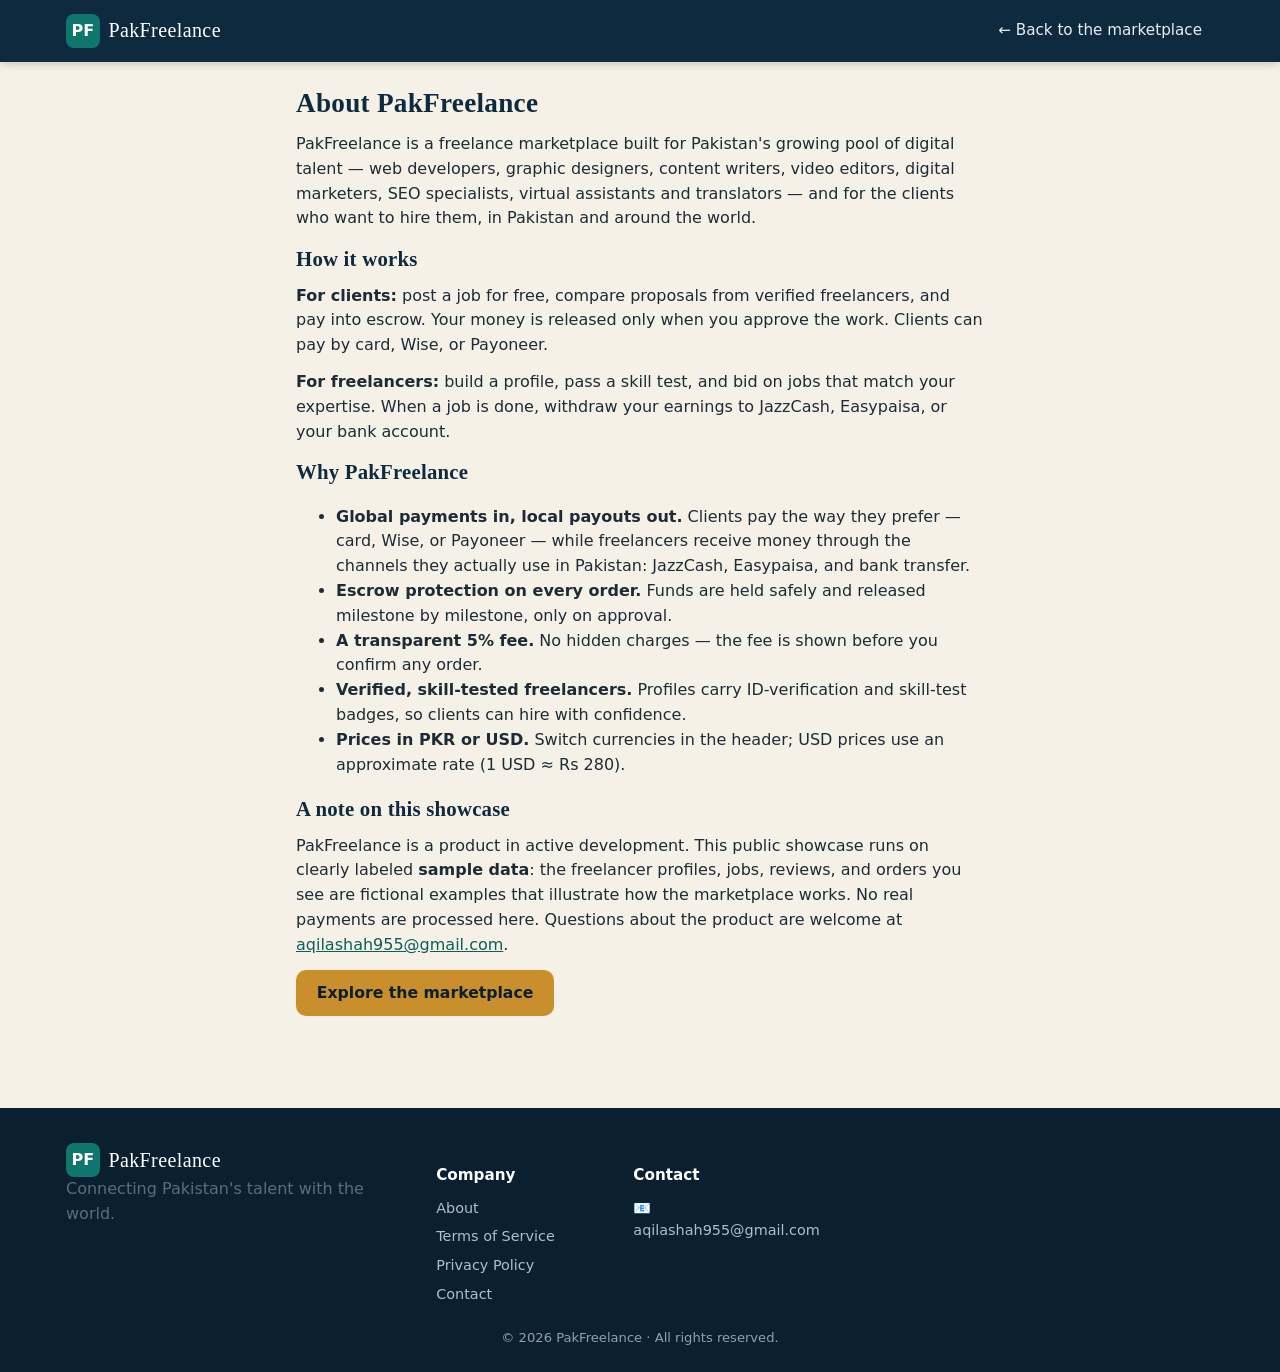
<file: about.html>
<!DOCTYPE html>
<html lang="en">
<head>
<meta charset="UTF-8">
<meta name="viewport" content="width=device-width, initial-scale=1.0">
<title>About PakFreelance — Pakistan's Freelance Marketplace</title>
<meta name="description" content="About PakFreelance: a freelance marketplace connecting vetted Pakistani freelancers with clients worldwide. Clients pay by card, Wise or Payoneer; freelancers withdraw via JazzCash, Easypaisa or bank.">
<link rel="stylesheet" href="styles.css">
</head>
<body>
<header class="site-header">
  <div class="header-inner">
    <a class="brand" href="index.html">
      <span class="brand-mark">PF</span>
      <span class="brand-name">PakFreelance</span>
    </a>
    <nav class="main-nav" aria-label="Main navigation">
      <a href="index.html" class="nav-link">← Back to the marketplace</a>
    </nav>
  </div>
</header>

<main class="container narrow">
  <h1>About PakFreelance</h1>
  <p>PakFreelance is a freelance marketplace built for Pakistan's growing pool of digital talent — web developers, graphic designers, content writers, video editors, digital marketers, SEO specialists, virtual assistants and translators — and for the clients who want to hire them, in Pakistan and around the world.</p>

  <h2>How it works</h2>
  <p><strong>For clients:</strong> post a job for free, compare proposals from verified freelancers, and pay into escrow. Your money is released only when you approve the work. Clients can pay by card, Wise, or Payoneer.</p>
  <p><strong>For freelancers:</strong> build a profile, pass a skill test, and bid on jobs that match your expertise. When a job is done, withdraw your earnings to JazzCash, Easypaisa, or your bank account.</p>

  <h2>Why PakFreelance</h2>
  <ul>
    <li><strong>Global payments in, local payouts out.</strong> Clients pay the way they prefer — card, Wise, or Payoneer — while freelancers receive money through the channels they actually use in Pakistan: JazzCash, Easypaisa, and bank transfer.</li>
    <li><strong>Escrow protection on every order.</strong> Funds are held safely and released milestone by milestone, only on approval.</li>
    <li><strong>A transparent 5% fee.</strong> No hidden charges — the fee is shown before you confirm any order.</li>
    <li><strong>Verified, skill-tested freelancers.</strong> Profiles carry ID-verification and skill-test badges, so clients can hire with confidence.</li>
    <li><strong>Prices in PKR or USD.</strong> Switch currencies in the header; USD prices use an approximate rate (1 USD ≈ Rs 280).</li>
  </ul>

  <h2>A note on this showcase</h2>
  <p>PakFreelance is a product in active development. This public showcase runs on clearly labeled <strong>sample data</strong>: the freelancer profiles, jobs, reviews, and orders you see are fictional examples that illustrate how the marketplace works. No real payments are processed here. Questions about the product are welcome at <a href="mailto:aqilashah955@gmail.com">aqilashah955@gmail.com</a>.</p>

  <p><a class="btn btn-accent" href="index.html">Explore the marketplace</a></p>
</main>

<footer class="site-footer">
  <div class="container footer-grid">
    <div>
      <div class="brand"><span class="brand-mark">PF</span><span class="brand-name">PakFreelance</span></div>
      <p class="muted">Connecting Pakistan's talent with the world.</p>
    </div>
    <div>
      <h4>Company</h4>
      <a href="about.html">About</a>
      <a href="terms.html">Terms of Service</a>
      <a href="privacy.html">Privacy Policy</a>
      <a href="contact.html">Contact</a>
    </div>
    <div>
      <h4>Contact</h4>
      <a href="mailto:aqilashah955@gmail.com">📧 aqilashah955@gmail.com</a>
    </div>
  </div>
  <p class="footer-note">© 2026 PakFreelance · All rights reserved.</p>
</footer>
</body>
</html>
</file>
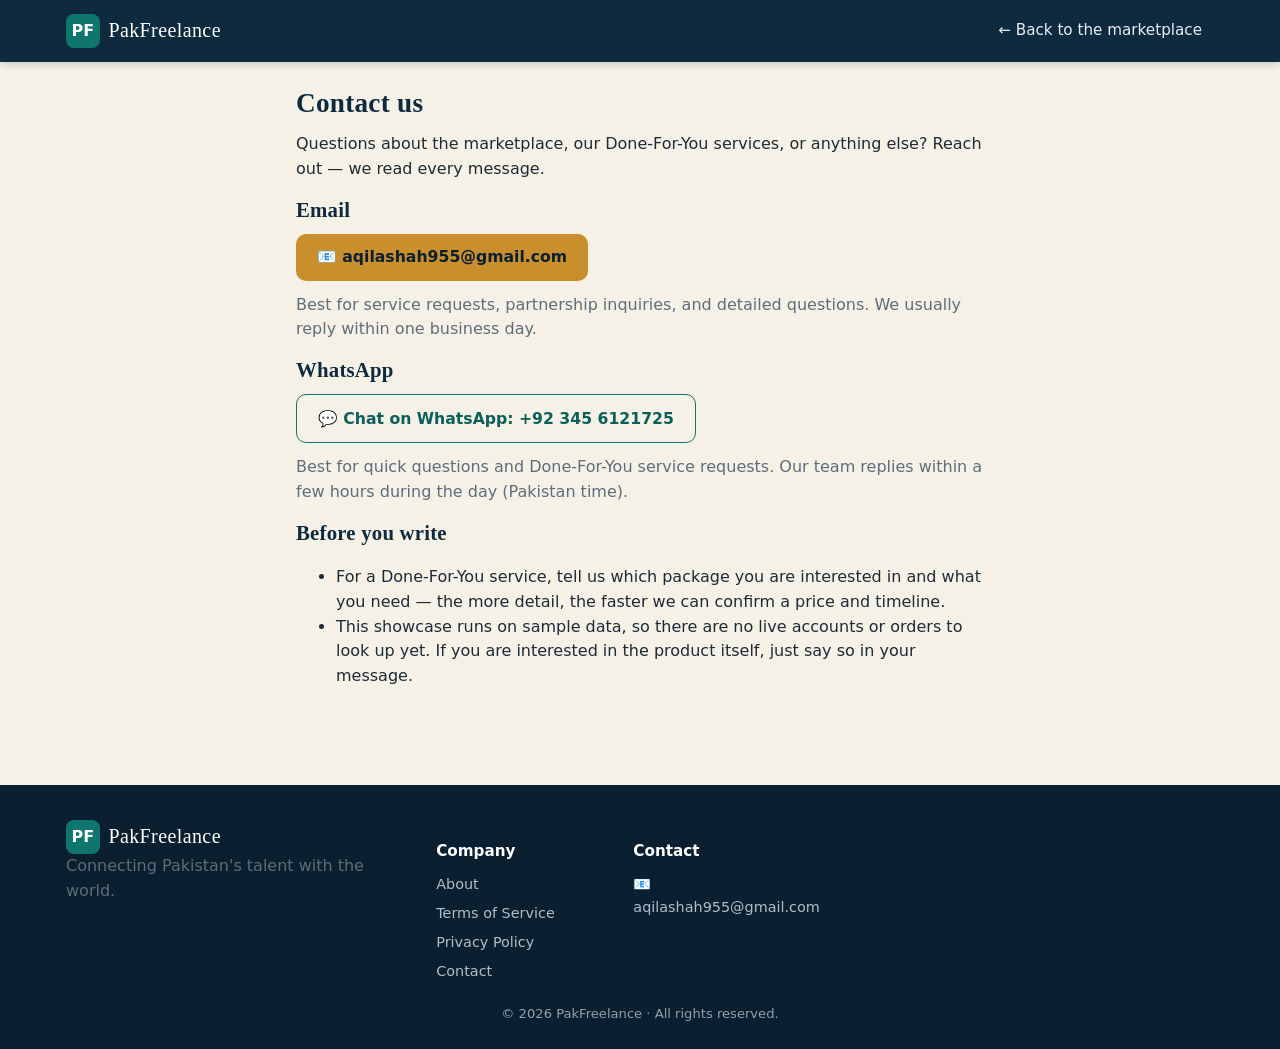
<file: contact.html>
<!DOCTYPE html>
<html lang="en">
<head>
<meta charset="UTF-8">
<meta name="viewport" content="width=device-width, initial-scale=1.0">
<title>Contact PakFreelance</title>
<meta name="description" content="Contact the PakFreelance team by email or WhatsApp — questions about the marketplace, Done-For-You services, and partnerships.">
<link rel="stylesheet" href="styles.css">
</head>
<body>
<header class="site-header">
  <div class="header-inner">
    <a class="brand" href="index.html">
      <span class="brand-mark">PF</span>
      <span class="brand-name">PakFreelance</span>
    </a>
    <nav class="main-nav" aria-label="Main navigation">
      <a href="index.html" class="nav-link">← Back to the marketplace</a>
    </nav>
  </div>
</header>

<main class="container narrow">
  <h1>Contact us</h1>
  <p>Questions about the marketplace, our Done-For-You services, or anything else? Reach out — we read every message.</p>

  <h2>Email</h2>
  <p><a class="btn btn-accent" href="mailto:aqilashah955@gmail.com">📧 aqilashah955@gmail.com</a></p>
  <p class="muted">Best for service requests, partnership inquiries, and detailed questions. We usually reply within one business day.</p>

  <h2>WhatsApp</h2>
  <p><a class="btn btn-outline" href="https://wa.me/923456121725" target="_blank" rel="noopener">💬 Chat on WhatsApp: +92 345 6121725</a></p>
  <p class="muted">Best for quick questions and Done-For-You service requests. Our team replies within a few hours during the day (Pakistan time).</p>

  <h2>Before you write</h2>
  <ul>
    <li>For a Done-For-You service, tell us which package you are interested in and what you need — the more detail, the faster we can confirm a price and timeline.</li>
    <li>This showcase runs on sample data, so there are no live accounts or orders to look up yet. If you are interested in the product itself, just say so in your message.</li>
  </ul>
</main>

<footer class="site-footer">
  <div class="container footer-grid">
    <div>
      <div class="brand"><span class="brand-mark">PF</span><span class="brand-name">PakFreelance</span></div>
      <p class="muted">Connecting Pakistan's talent with the world.</p>
    </div>
    <div>
      <h4>Company</h4>
      <a href="about.html">About</a>
      <a href="terms.html">Terms of Service</a>
      <a href="privacy.html">Privacy Policy</a>
      <a href="contact.html">Contact</a>
    </div>
    <div>
      <h4>Contact</h4>
      <a href="mailto:aqilashah955@gmail.com">📧 aqilashah955@gmail.com</a>
    </div>
  </div>
  <p class="footer-note">© 2026 PakFreelance · All rights reserved.</p>
</footer>
</body>
</html>
</file>
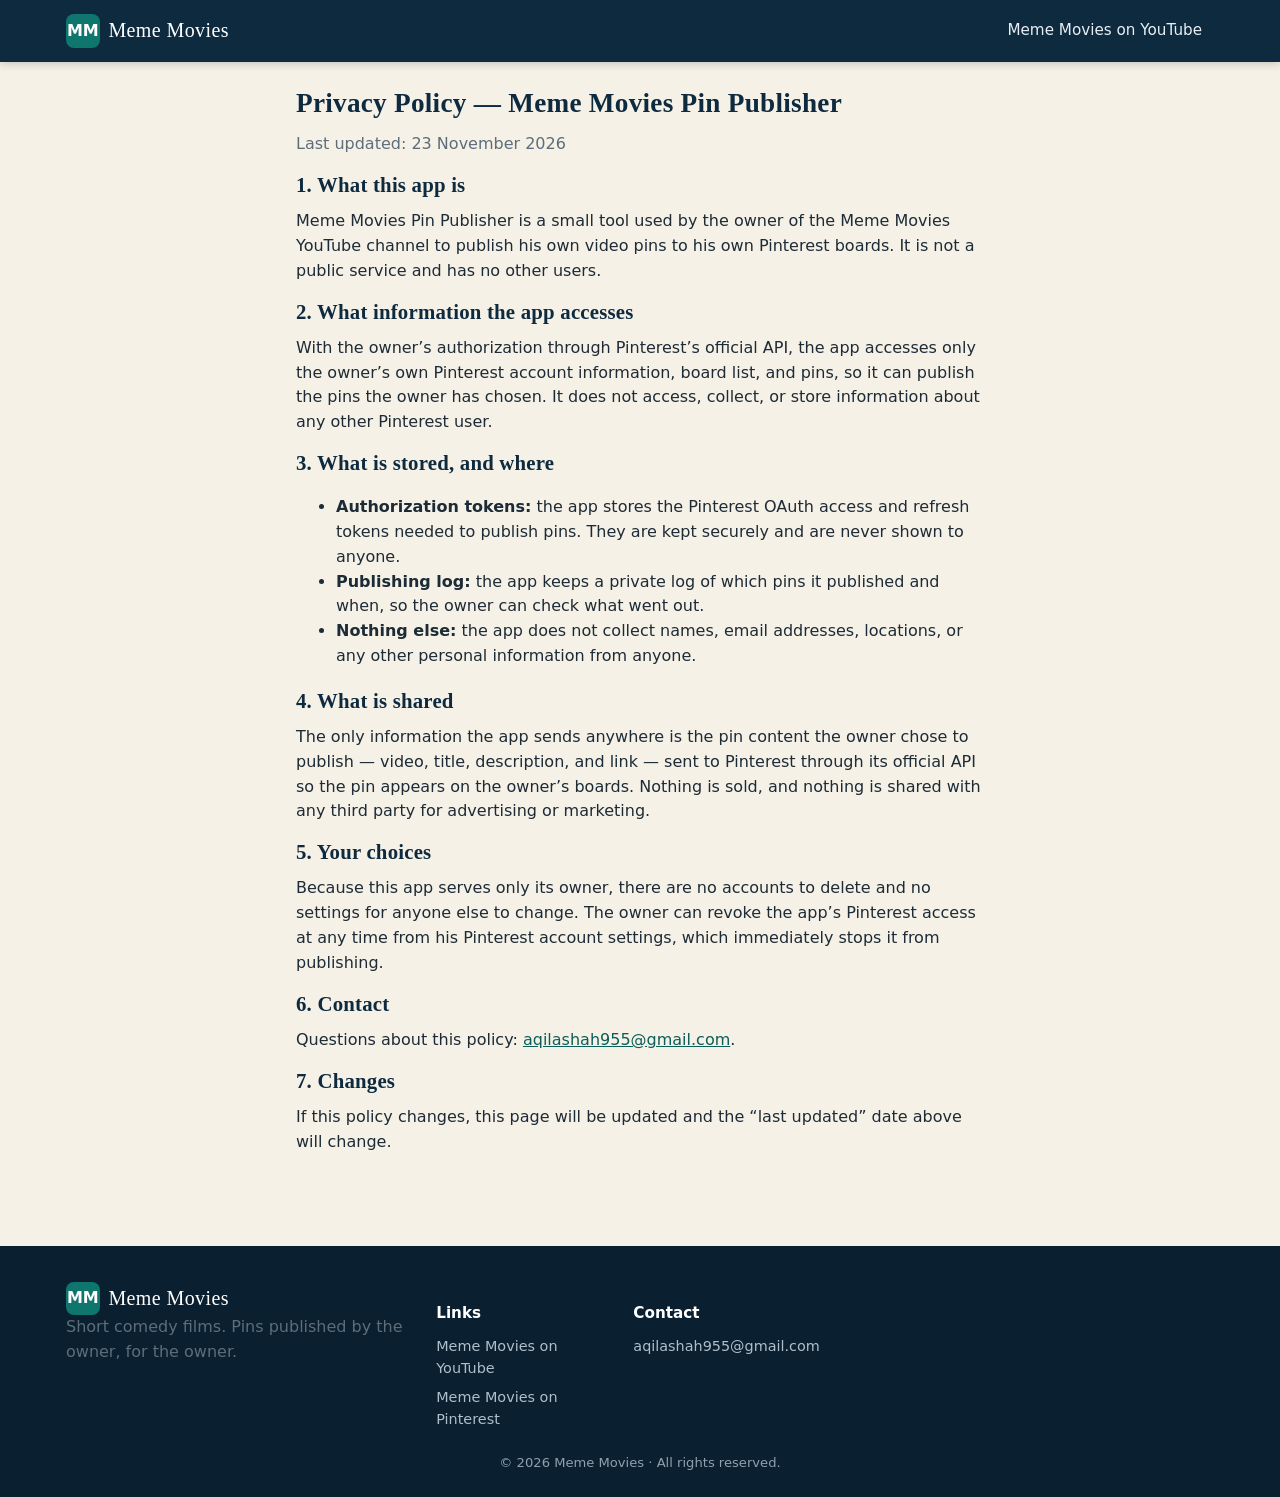
<file: meme-movies-privacy.html>
<!DOCTYPE html>
<html lang="en">
<head>
<meta charset="UTF-8">
<meta name="viewport" content="width=device-width, initial-scale=1.0">
<title>Privacy Policy — Meme Movies Pin Publisher</title>
<meta name="description" content="How the Meme Movies Pin Publisher app handles information when publishing the owner’s own video pins to Pinterest.">
<link rel="stylesheet" href="styles.css">
</head>
<body>
<header class="site-header">
  <div class="header-inner">
    <a class="brand" href="index.html">
      <span class="brand-mark">MM</span>
      <span class="brand-name">Meme Movies</span>
    </a>
    <nav class="main-nav" aria-label="Main navigation">
      <a href="https://www.youtube.com/@MemeMoviesHQ" class="nav-link">Meme Movies on YouTube</a>
    </nav>
  </div>
</header>

<main class="container narrow">
  <h1>Privacy Policy — Meme Movies Pin Publisher</h1>
  <p class="muted">Last updated: 23 November 2026</p>

  <h2>1. What this app is</h2>
  <p>Meme Movies Pin Publisher is a small tool used by the owner of the Meme Movies YouTube channel to publish his own video pins to his own Pinterest boards. It is not a public service and has no other users.</p>

  <h2>2. What information the app accesses</h2>
  <p>With the owner’s authorization through Pinterest’s official API, the app accesses only the owner’s own Pinterest account information, board list, and pins, so it can publish the pins the owner has chosen. It does not access, collect, or store information about any other Pinterest user.</p>

  <h2>3. What is stored, and where</h2>
  <ul>
    <li><strong>Authorization tokens:</strong> the app stores the Pinterest OAuth access and refresh tokens needed to publish pins. They are kept securely and are never shown to anyone.</li>
    <li><strong>Publishing log:</strong> the app keeps a private log of which pins it published and when, so the owner can check what went out.</li>
    <li><strong>Nothing else:</strong> the app does not collect names, email addresses, locations, or any other personal information from anyone.</li>
  </ul>

  <h2>4. What is shared</h2>
  <p>The only information the app sends anywhere is the pin content the owner chose to publish — video, title, description, and link — sent to Pinterest through its official API so the pin appears on the owner’s boards. Nothing is sold, and nothing is shared with any third party for advertising or marketing.</p>

  <h2>5. Your choices</h2>
  <p>Because this app serves only its owner, there are no accounts to delete and no settings for anyone else to change. The owner can revoke the app’s Pinterest access at any time from his Pinterest account settings, which immediately stops it from publishing.</p>

  <h2>6. Contact</h2>
  <p>Questions about this policy: <a href="mailto:aqilashah955@gmail.com">aqilashah955@gmail.com</a>.</p>

  <h2>7. Changes</h2>
  <p>If this policy changes, this page will be updated and the “last updated” date above will change.</p>
</main>

<footer class="site-footer">
  <div class="container footer-grid">
    <div>
      <div class="brand"><span class="brand-mark">MM</span><span class="brand-name">Meme Movies</span></div>
      <p class="muted">Short comedy films. Pins published by the owner, for the owner.</p>
    </div>
    <div>
      <h4>Links</h4>
      <a href="https://www.youtube.com/@MemeMoviesHQ">Meme Movies on YouTube</a>
      <a href="https://www.pinterest.com/syednizarali/">Meme Movies on Pinterest</a>
    </div>
    <div>
      <h4>Contact</h4>
      <a href="mailto:aqilashah955@gmail.com">aqilashah955@gmail.com</a>
    </div>
  </div>
  <p class="footer-note">© 2026 Meme Movies · All rights reserved.</p>
</footer>
</body>
</html>
</file>
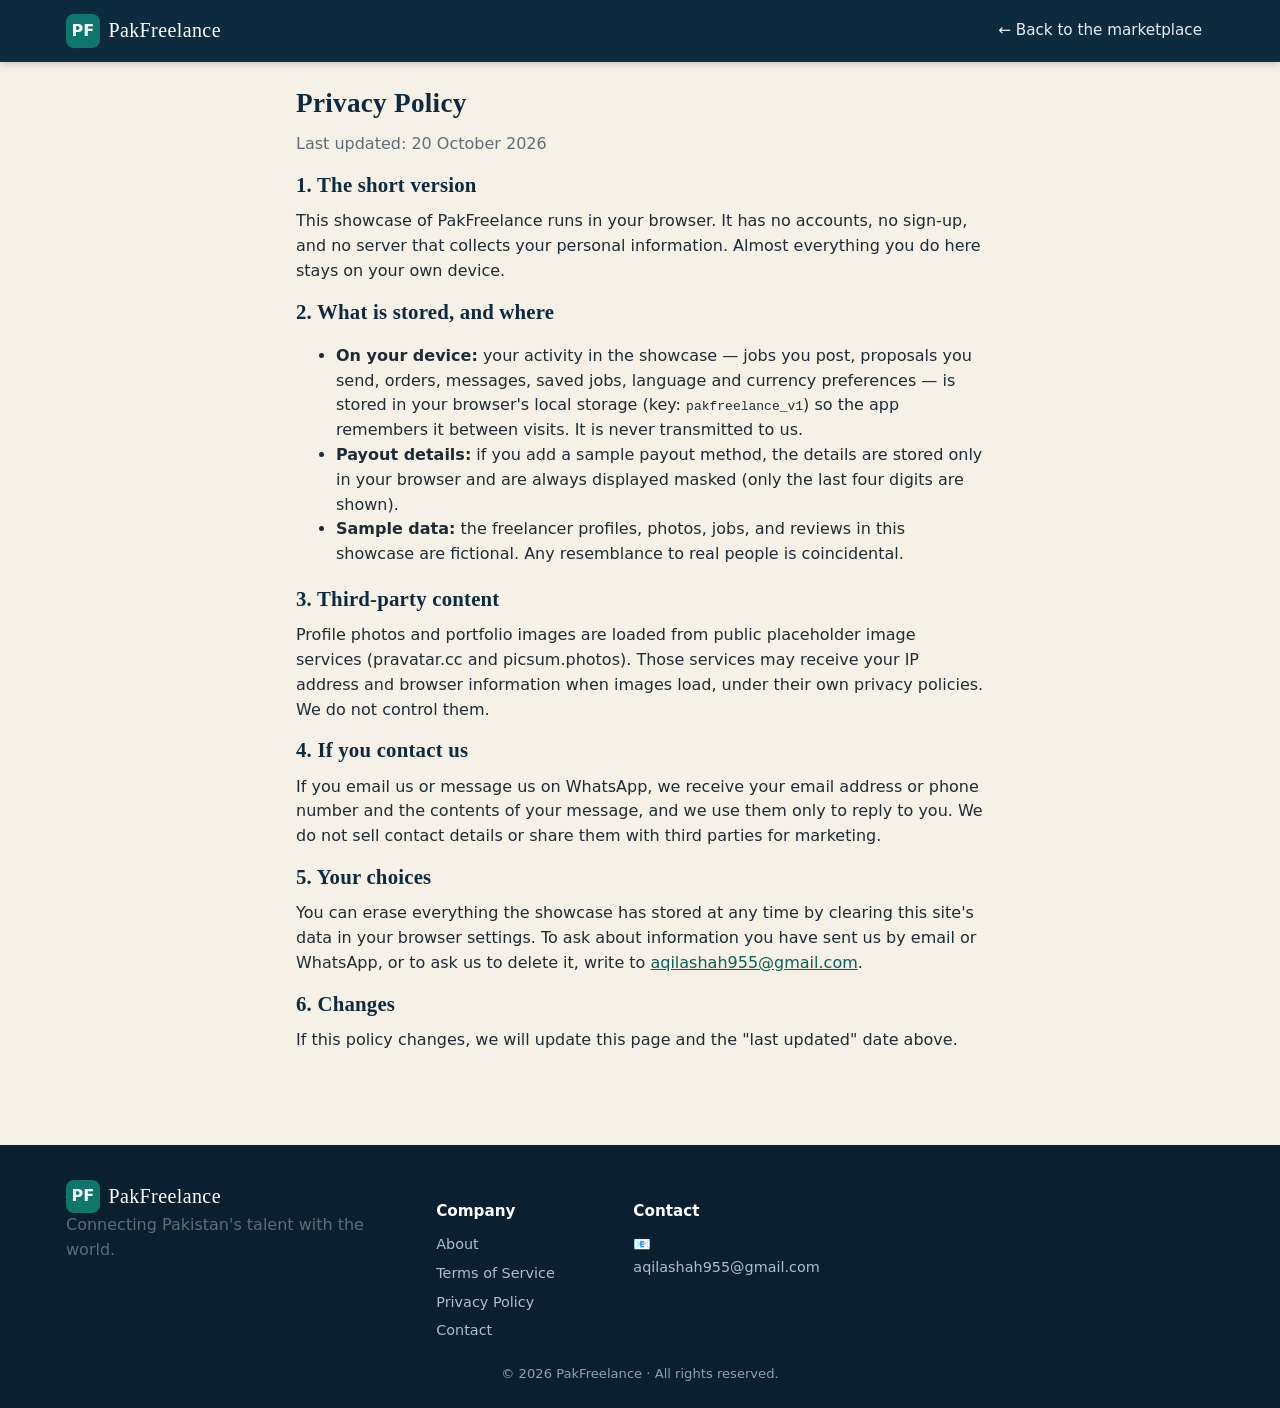
<file: privacy.html>
<!DOCTYPE html>
<html lang="en">
<head>
<meta charset="UTF-8">
<meta name="viewport" content="width=device-width, initial-scale=1.0">
<title>Privacy Policy — PakFreelance</title>
<meta name="description" content="How PakFreelance handles your information: local browser storage in this showcase, masked payout details, and your choices.">
<link rel="stylesheet" href="styles.css">
</head>
<body>
<header class="site-header">
  <div class="header-inner">
    <a class="brand" href="index.html">
      <span class="brand-mark">PF</span>
      <span class="brand-name">PakFreelance</span>
    </a>
    <nav class="main-nav" aria-label="Main navigation">
      <a href="index.html" class="nav-link">← Back to the marketplace</a>
    </nav>
  </div>
</header>

<main class="container narrow">
  <h1>Privacy Policy</h1>
  <p class="muted">Last updated: 20 October 2026</p>

  <h2>1. The short version</h2>
  <p>This showcase of PakFreelance runs in your browser. It has no accounts, no sign-up, and no server that collects your personal information. Almost everything you do here stays on your own device.</p>

  <h2>2. What is stored, and where</h2>
  <ul>
    <li><strong>On your device:</strong> your activity in the showcase — jobs you post, proposals you send, orders, messages, saved jobs, language and currency preferences — is stored in your browser's local storage (key: <code>pakfreelance_v1</code>) so the app remembers it between visits. It is never transmitted to us.</li>
    <li><strong>Payout details:</strong> if you add a sample payout method, the details are stored only in your browser and are always displayed masked (only the last four digits are shown).</li>
    <li><strong>Sample data:</strong> the freelancer profiles, photos, jobs, and reviews in this showcase are fictional. Any resemblance to real people is coincidental.</li>
  </ul>

  <h2>3. Third-party content</h2>
  <p>Profile photos and portfolio images are loaded from public placeholder image services (pravatar.cc and picsum.photos). Those services may receive your IP address and browser information when images load, under their own privacy policies. We do not control them.</p>

  <h2>4. If you contact us</h2>
  <p>If you email us or message us on WhatsApp, we receive your email address or phone number and the contents of your message, and we use them only to reply to you. We do not sell contact details or share them with third parties for marketing.</p>

  <h2>5. Your choices</h2>
  <p>You can erase everything the showcase has stored at any time by clearing this site's data in your browser settings. To ask about information you have sent us by email or WhatsApp, or to ask us to delete it, write to <a href="mailto:aqilashah955@gmail.com">aqilashah955@gmail.com</a>.</p>

  <h2>6. Changes</h2>
  <p>If this policy changes, we will update this page and the "last updated" date above.</p>
</main>

<footer class="site-footer">
  <div class="container footer-grid">
    <div>
      <div class="brand"><span class="brand-mark">PF</span><span class="brand-name">PakFreelance</span></div>
      <p class="muted">Connecting Pakistan's talent with the world.</p>
    </div>
    <div>
      <h4>Company</h4>
      <a href="about.html">About</a>
      <a href="terms.html">Terms of Service</a>
      <a href="privacy.html">Privacy Policy</a>
      <a href="contact.html">Contact</a>
    </div>
    <div>
      <h4>Contact</h4>
      <a href="mailto:aqilashah955@gmail.com">📧 aqilashah955@gmail.com</a>
    </div>
  </div>
  <p class="footer-note">© 2026 PakFreelance · All rights reserved.</p>
</footer>
</body>
</html>
</file>
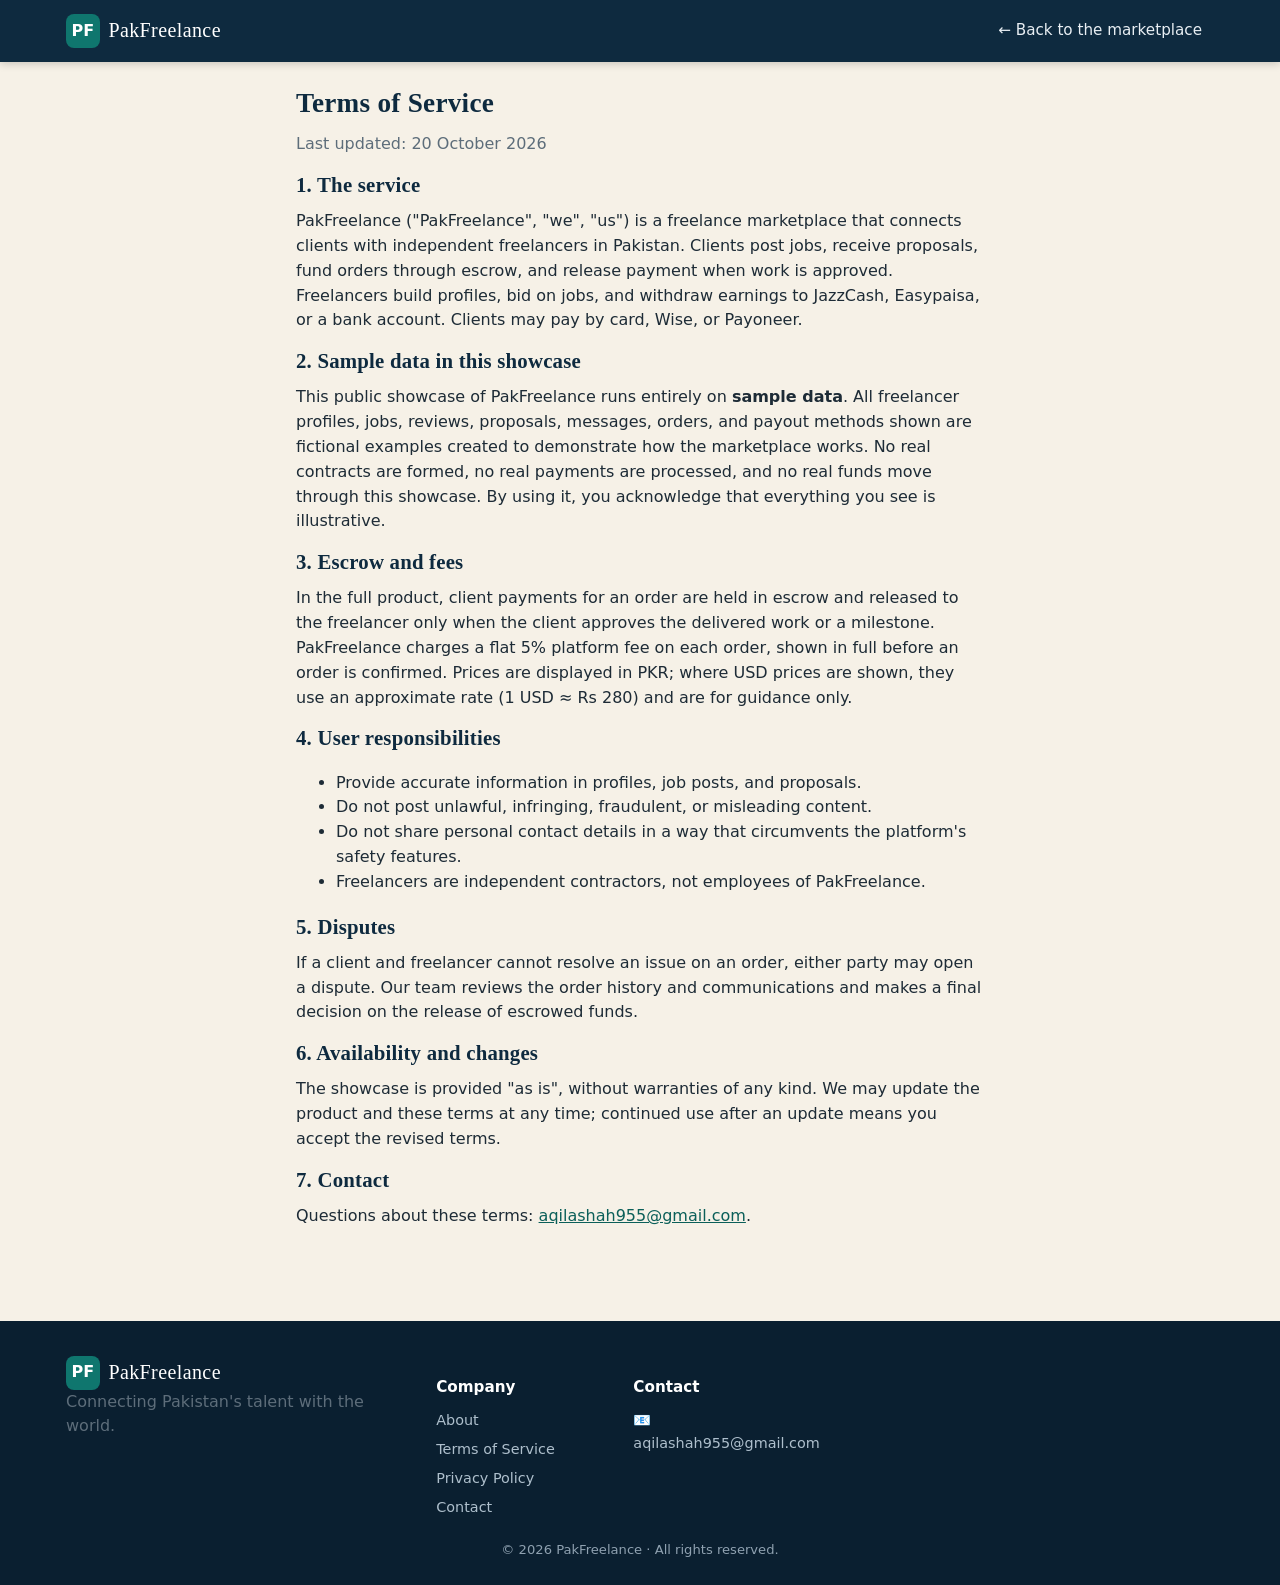
<file: terms.html>
<!DOCTYPE html>
<html lang="en">
<head>
<meta charset="UTF-8">
<meta name="viewport" content="width=device-width, initial-scale=1.0">
<title>Terms of Service — PakFreelance</title>
<meta name="description" content="The terms that govern use of PakFreelance, Pakistan's freelance marketplace: escrow, fees, user responsibilities, and the sample-data showcase.">
<link rel="stylesheet" href="styles.css">
</head>
<body>
<header class="site-header">
  <div class="header-inner">
    <a class="brand" href="index.html">
      <span class="brand-mark">PF</span>
      <span class="brand-name">PakFreelance</span>
    </a>
    <nav class="main-nav" aria-label="Main navigation">
      <a href="index.html" class="nav-link">← Back to the marketplace</a>
    </nav>
  </div>
</header>

<main class="container narrow">
  <h1>Terms of Service</h1>
  <p class="muted">Last updated: 20 October 2026</p>

  <h2>1. The service</h2>
  <p>PakFreelance ("PakFreelance", "we", "us") is a freelance marketplace that connects clients with independent freelancers in Pakistan. Clients post jobs, receive proposals, fund orders through escrow, and release payment when work is approved. Freelancers build profiles, bid on jobs, and withdraw earnings to JazzCash, Easypaisa, or a bank account. Clients may pay by card, Wise, or Payoneer.</p>

  <h2>2. Sample data in this showcase</h2>
  <p>This public showcase of PakFreelance runs entirely on <strong>sample data</strong>. All freelancer profiles, jobs, reviews, proposals, messages, orders, and payout methods shown are fictional examples created to demonstrate how the marketplace works. No real contracts are formed, no real payments are processed, and no real funds move through this showcase. By using it, you acknowledge that everything you see is illustrative.</p>

  <h2>3. Escrow and fees</h2>
  <p>In the full product, client payments for an order are held in escrow and released to the freelancer only when the client approves the delivered work or a milestone. PakFreelance charges a flat 5% platform fee on each order, shown in full before an order is confirmed. Prices are displayed in PKR; where USD prices are shown, they use an approximate rate (1 USD ≈ Rs 280) and are for guidance only.</p>

  <h2>4. User responsibilities</h2>
  <ul>
    <li>Provide accurate information in profiles, job posts, and proposals.</li>
    <li>Do not post unlawful, infringing, fraudulent, or misleading content.</li>
    <li>Do not share personal contact details in a way that circumvents the platform's safety features.</li>
    <li>Freelancers are independent contractors, not employees of PakFreelance.</li>
  </ul>

  <h2>5. Disputes</h2>
  <p>If a client and freelancer cannot resolve an issue on an order, either party may open a dispute. Our team reviews the order history and communications and makes a final decision on the release of escrowed funds.</p>

  <h2>6. Availability and changes</h2>
  <p>The showcase is provided "as is", without warranties of any kind. We may update the product and these terms at any time; continued use after an update means you accept the revised terms.</p>

  <h2>7. Contact</h2>
  <p>Questions about these terms: <a href="mailto:aqilashah955@gmail.com">aqilashah955@gmail.com</a>.</p>
</main>

<footer class="site-footer">
  <div class="container footer-grid">
    <div>
      <div class="brand"><span class="brand-mark">PF</span><span class="brand-name">PakFreelance</span></div>
      <p class="muted">Connecting Pakistan's talent with the world.</p>
    </div>
    <div>
      <h4>Company</h4>
      <a href="about.html">About</a>
      <a href="terms.html">Terms of Service</a>
      <a href="privacy.html">Privacy Policy</a>
      <a href="contact.html">Contact</a>
    </div>
    <div>
      <h4>Contact</h4>
      <a href="mailto:aqilashah955@gmail.com">📧 aqilashah955@gmail.com</a>
    </div>
  </div>
  <p class="footer-note">© 2026 PakFreelance · All rights reserved.</p>
</footer>
</body>
</html>
</file>
<file: styles.css>
/* PakFreelance — professional marketplace theme
   Palette: deep navy + teal + warm sand. Deliberately NOT a Fiverr-style look. */

:root {
  --navy: #0e2a3f;
  --navy-deep: #0a1f30;
  --teal: #0f766e;
  --teal-dark: #0b5f59;
  --sand: #f6f1e7;
  --sand-deep: #ece4d2;
  --gold: #c98f2d;
  --ink: #1d2b36;
  --muted: #5d6d7a;
  --line: #e2dccb;
  --card: #ffffff;
  --good: #1a7f4b;
  --warn: #b7791f;
  --bad: #b3402e;
  --radius: 12px;
  --shadow: 0 2px 10px rgba(14, 42, 63, 0.08);
  --font: "Segoe UI", system-ui, -apple-system, Roboto, "Helvetica Neue", Arial, sans-serif;
  --font-head: Georgia, "Times New Roman", serif;
}

* { box-sizing: border-box; }
html { scroll-behavior: smooth; }
body {
  margin: 0;
  font-family: var(--font);
  color: var(--ink);
  background: var(--sand);
  line-height: 1.55;
}
h1, h2, h3 { font-family: var(--font-head); color: var(--navy); margin: 0 0 0.5rem; letter-spacing: 0.01em; }
h1 { font-size: 1.7rem; }
h2 { font-size: 1.3rem; }
p { margin: 0 0 0.75rem; }
a { color: var(--teal-dark); }
img { max-width: 100%; display: block; }
.muted { color: var(--muted); }

/* ---------- Header ---------- */
.site-header {
  background: var(--navy);
  color: #fff;
  position: sticky;
  top: 0;
  z-index: 50;
  box-shadow: 0 2px 8px rgba(0,0,0,0.18);
}
.header-inner {
  max-width: 1180px;
  margin: 0 auto;
  padding: 0.7rem 1rem;
  display: flex;
  align-items: center;
  gap: 1rem;
}
.brand { display: flex; align-items: center; gap: 0.55rem; text-decoration: none; color: #fff; }
.brand-mark {
  background: var(--teal);
  color: #fff;
  font-weight: 800;
  font-family: var(--font);
  width: 2.1rem; height: 2.1rem;
  display: inline-flex; align-items: center; justify-content: center;
  border-radius: 8px;
  font-size: 1rem;
}
.brand-name { font-family: var(--font-head); font-size: 1.25rem; letter-spacing: 0.02em; }
.main-nav { display: flex; align-items: center; gap: 0.25rem; margin-left: auto; }
.nav-link {
  color: #e8eef3;
  text-decoration: none;
  padding: 0.5rem 0.75rem;
  border-radius: 8px;
  font-size: 0.95rem;
  background: none; border: none; cursor: pointer;
  font-family: var(--font);
}
.nav-link:hover, .nav-link.active { background: rgba(255,255,255,0.12); color: #fff; }
.btn-primary-sm {
  background: var(--gold);
  color: var(--navy-deep) !important;
  font-weight: 700;
}
.btn-primary-sm:hover { background: #d9a441; }
.nav-badge {
  background: var(--gold);
  color: var(--navy-deep);
  font-size: 0.72rem;
  font-weight: 700;
  border-radius: 999px;
  padding: 0.05rem 0.45rem;
  margin-left: 0.25rem;
}
.nav-dropdown { position: relative; }
.dash-btn { color: #e8eef3; }
.dropdown-menu {
  position: absolute;
  right: 0; top: calc(100% + 6px);
  background: #fff;
  border: 1px solid var(--line);
  border-radius: 10px;
  box-shadow: var(--shadow);
  min-width: 220px;
  padding: 0.4rem;
  z-index: 60;
}
.dropdown-item {
  display: block;
  padding: 0.6rem 0.8rem;
  border-radius: 8px;
  color: var(--ink);
  text-decoration: none;
  font-size: 0.95rem;
}
.dropdown-item:hover { background: var(--sand); }
.nav-toggle { display: none; background: none; border: none; cursor: pointer; padding: 0.4rem; margin-left: auto; }
.nav-toggle span { display: block; width: 24px; height: 2px; background: #fff; margin: 5px 0; border-radius: 2px; }

/* ---------- Layout ---------- */
.container { max-width: 1180px; margin: 0 auto; padding: 1.25rem 1rem 3rem; }
.container.narrow { max-width: 720px; }
.view { display: none; }
.view.active { display: block; }
.page-head { margin: 0.5rem 0 1.25rem; }
.page-head p { color: var(--muted); margin: 0; }
.row-between { display: flex; align-items: center; justify-content: space-between; gap: 1rem; flex-wrap: wrap; }

/* ---------- Hero ---------- */
.hero {
  background: linear-gradient(135deg, var(--navy-deep) 0%, var(--navy) 60%, #14425e 100%);
  color: #fff;
  padding: 3.5rem 1rem 3rem;
}
.hero-inner { max-width: 860px; margin: 0 auto; text-align: center; }
.hero-kicker {
  text-transform: uppercase;
  letter-spacing: 0.14em;
  font-size: 0.78rem;
  color: #ffd98a;
  margin-bottom: 0.75rem;
  font-weight: 700;
}
.hero h1 { color: #fff; font-size: 2.4rem; line-height: 1.2; margin-bottom: 0.75rem; }
.hero-sub { color: #cdd9e2; font-size: 1.05rem; max-width: 640px; margin: 0 auto 1.5rem; }
.hero-search {
  display: flex;
  gap: 0.5rem;
  background: #fff;
  border-radius: 14px;
  padding: 0.5rem;
  max-width: 700px;
  margin: 0 auto;
  box-shadow: 0 8px 24px rgba(0,0,0,0.25);
}
.hero-search input { flex: 2 1 200px; border: none; padding: 0.7rem 0.9rem; font-size: 1rem; border-radius: 8px; }
.hero-search input:focus { outline: 2px solid var(--teal); }
.hero-search select { flex: 1 1 140px; border: 1px solid var(--line); border-radius: 8px; padding: 0.6rem; font-size: 0.95rem; background: #fff; }
.hero-stats { display: flex; justify-content: center; gap: 2.5rem; margin-top: 1.75rem; }
.hero-stats div { display: flex; flex-direction: column; }
.hero-stats strong { font-size: 1.5rem; color: #ffd98a; }
.hero-stats span { color: #aebfcc; font-size: 0.85rem; }

/* ---------- Buttons ---------- */
.btn {
  display: inline-block;
  border: none;
  border-radius: 10px;
  padding: 0.7rem 1.3rem;
  font-size: 0.98rem;
  font-weight: 600;
  cursor: pointer;
  text-decoration: none;
  font-family: var(--font);
  transition: transform 0.08s ease, box-shadow 0.15s ease;
}
.btn:active { transform: translateY(1px); }
.btn-accent { background: var(--gold); color: var(--navy-deep); }
.btn-accent:hover { background: #d9a441; }
.btn-primary { background: var(--teal); color: #fff; }
.btn-primary:hover { background: var(--teal-dark); }
.btn-outline { background: transparent; border: 1.5px solid var(--teal); color: var(--teal-dark); }
.btn-outline:hover { background: rgba(15,118,110,0.08); }
.btn-sm { padding: 0.45rem 0.9rem; font-size: 0.88rem; }
.btn-block { width: 100%; margin-top: 0.5rem; }
.btn[disabled] { opacity: 0.55; cursor: not-allowed; }
.link-btn { background: none; border: none; color: var(--teal-dark); font-weight: 600; cursor: pointer; font-size: 0.95rem; padding: 0; font-family: var(--font); }
.link-btn:hover { text-decoration: underline; }
.back-btn { margin-bottom: 1rem; }

/* ---------- Home sections ---------- */
.home-section { margin: 2.75rem 0; }
.section-head { display: flex; align-items: baseline; gap: 1rem; flex-wrap: wrap; margin-bottom: 1.1rem; }
.section-head h2 { margin: 0; }
.section-head p { color: var(--muted); margin: 0; flex: 1 1 200px; }
.cards-grid { display: grid; grid-template-columns: repeat(auto-fill, minmax(250px, 1fr)); gap: 1.1rem; }
.chips { display: flex; flex-wrap: wrap; gap: 0.55rem; }
.chip {
  background: #fff;
  border: 1px solid var(--line);
  border-radius: 999px;
  padding: 0.45rem 1rem;
  font-size: 0.92rem;
  cursor: pointer;
  color: var(--ink);
  font-family: var(--font);
}
.chip:hover { border-color: var(--teal); color: var(--teal-dark); }
.how-grid { display: grid; grid-template-columns: 1fr 1fr; gap: 1.1rem; }
.how-card { background: var(--card); border: 1px solid var(--line); border-radius: var(--radius); padding: 1.5rem; box-shadow: var(--shadow); }
.how-card ol { margin: 0 0 1.1rem 1.1rem; padding: 0; color: var(--ink); }
.how-card li { margin-bottom: 0.55rem; }
.trust-band {
  display: grid;
  grid-template-columns: repeat(3, 1fr);
  gap: 1rem;
  background: var(--navy);
  border-radius: var(--radius);
  padding: 1.5rem;
  color: #fff;
}
.trust-item { display: flex; gap: 0.8rem; align-items: flex-start; }
.trust-icon { font-size: 1.5rem; }
.trust-item strong { display: block; color: #fff; font-family: var(--font); }
.trust-item span span, .trust-item div span { color: #aebfcc; font-size: 0.88rem; }

/* ---------- Freelancer cards ---------- */
.f-card {
  background: var(--card);
  border: 1px solid var(--line);
  border-radius: var(--radius);
  padding: 1.25rem;
  box-shadow: var(--shadow);
  display: flex;
  flex-direction: column;
  gap: 0.6rem;
  cursor: pointer;
  transition: box-shadow 0.15s ease;
}
.f-card:hover { box-shadow: 0 6px 18px rgba(14,42,63,0.14); }
.f-card-top { display: flex; gap: 0.9rem; align-items: center; }
.avatar { width: 64px; height: 64px; border-radius: 50%; object-fit: cover; border: 2px solid var(--sand-deep); flex-shrink: 0; }
.avatar.lg { width: 110px; height: 110px; }
.f-name { font-weight: 700; font-size: 1.05rem; color: var(--navy); display: flex; align-items: center; gap: 0.35rem; }
.f-title { color: var(--muted); font-size: 0.9rem; }
.f-loc { color: var(--muted); font-size: 0.85rem; }
.verified { color: var(--teal); font-size: 0.9rem; }
.rating { color: var(--gold); font-weight: 700; font-size: 0.92rem; }
.rating .count { color: var(--muted); font-weight: 400; }
.skill-tags { display: flex; flex-wrap: wrap; gap: 0.35rem; }
.skill-tag { background: var(--sand); border: 1px solid var(--line); border-radius: 6px; padding: 0.15rem 0.5rem; font-size: 0.8rem; color: var(--navy); }
.f-card-foot { display: flex; align-items: center; justify-content: space-between; margin-top: auto; padding-top: 0.6rem; border-top: 1px dashed var(--line); }
.price { font-weight: 700; color: var(--navy); }
.price small { font-weight: 400; color: var(--muted); }
.avail-dot { display: inline-flex; align-items: center; gap: 0.35rem; font-size: 0.82rem; color: var(--muted); }
.avail-dot::before { content: ""; width: 9px; height: 9px; border-radius: 50%; background: var(--muted); }
.avail-dot.available::before { background: var(--good); }
.avail-dot.limited::before { background: var(--warn); }
.avail-dot.busy::before { background: var(--bad); }

/* ---------- Filters ---------- */
.filters {
  display: flex;
  flex-wrap: wrap;
  gap: 0.6rem;
  background: var(--card);
  border: 1px solid var(--line);
  border-radius: var(--radius);
  padding: 0.9rem;
  margin-bottom: 1rem;
  align-items: center;
}
.filters input[type="search"], .filters select {
  padding: 0.55rem 0.7rem;
  border: 1px solid var(--line);
  border-radius: 8px;
  font-size: 0.92rem;
  background: #fff;
  font-family: var(--font);
}
.filters input[type="search"] { flex: 2 1 180px; }
.filters select { flex: 1 1 130px; }
.check-inline { display: inline-flex; align-items: center; gap: 0.4rem; font-size: 0.92rem; color: var(--muted); }
.result-count { color: var(--muted); font-size: 0.9rem; margin: 0 0 0.9rem; }

/* ---------- Job cards / lists ---------- */
.list-stack { display: flex; flex-direction: column; gap: 0.9rem; }
.job-card {
  background: var(--card);
  border: 1px solid var(--line);
  border-radius: var(--radius);
  padding: 1.15rem 1.25rem;
  box-shadow: var(--shadow);
}
.job-card-top { display: flex; justify-content: space-between; gap: 0.8rem; align-items: flex-start; }
.job-card h3 { margin: 0 0 0.3rem; font-size: 1.12rem; cursor: pointer; }
.job-card h3:hover { color: var(--teal-dark); }
.job-meta { display: flex; flex-wrap: wrap; gap: 0.4rem 1rem; color: var(--muted); font-size: 0.87rem; margin: 0.4rem 0; }
.job-desc { color: var(--ink); font-size: 0.95rem; margin: 0.5rem 0; display: -webkit-box; -webkit-line-clamp: 2; -webkit-box-orient: vertical; overflow: hidden; }
.job-card-foot { display: flex; gap: 0.6rem; align-items: center; margin-top: 0.7rem; flex-wrap: wrap; }
.budget { font-weight: 700; color: var(--navy); }
.save-btn { background: none; border: 1px solid var(--line); border-radius: 8px; padding: 0.4rem 0.7rem; cursor: pointer; font-size: 0.88rem; color: var(--muted); font-family: var(--font); }
.save-btn.saved { border-color: var(--gold); color: var(--gold); font-weight: 700; }
.cat-pill { background: rgba(15,118,110,0.1); color: var(--teal-dark); border-radius: 999px; padding: 0.2rem 0.7rem; font-size: 0.8rem; font-weight: 600; }

/* ---------- Profile detail ---------- */
.profile-hero {
  background: var(--card);
  border: 1px solid var(--line);
  border-radius: var(--radius);
  padding: 1.75rem;
  box-shadow: var(--shadow);
  display: flex;
  gap: 1.5rem;
  flex-wrap: wrap;
  margin-bottom: 1.25rem;
}
.profile-id { display: flex; gap: 1.25rem; align-items: center; flex: 2 1 320px; }
.profile-facts { display: grid; grid-template-columns: repeat(auto-fit, minmax(130px, 1fr)); gap: 0.7rem; margin: 1rem 0; }
.fact { background: var(--sand); border-radius: 8px; padding: 0.6rem 0.8rem; }
.fact span { display: block; font-size: 0.78rem; color: var(--muted); text-transform: uppercase; letter-spacing: 0.05em; }
.fact strong { color: var(--navy); }
.profile-cta { display: flex; flex-direction: column; gap: 0.6rem; flex: 1 1 200px; justify-content: center; }
.profile-cta .price { font-size: 1.3rem; }
.panel { background: var(--card); border: 1px solid var(--line); border-radius: var(--radius); padding: 1.4rem; box-shadow: var(--shadow); margin-bottom: 1.25rem; }
.panel h2 { margin-bottom: 0.9rem; }
.portfolio-grid { display: grid; grid-template-columns: repeat(auto-fill, minmax(180px, 1fr)); gap: 0.8rem; }
.portfolio-grid img { border-radius: 8px; height: 130px; width: 100%; object-fit: cover; }
.service-row { display: flex; justify-content: space-between; gap: 1rem; padding: 0.7rem 0; border-bottom: 1px dashed var(--line); align-items: center; }
.service-row:last-child { border-bottom: none; }
.review { border-bottom: 1px solid var(--line); padding: 0.8rem 0; }
.review:last-child { border-bottom: none; }
.review-head { display: flex; gap: 0.7rem; align-items: center; margin-bottom: 0.3rem; }
.review-head strong { color: var(--navy); }
.review-date { margin-left: auto; color: var(--muted); font-size: 0.82rem; }
.review p { margin: 0; font-size: 0.95rem; }

/* ---------- Forms ---------- */
.form-card { background: var(--card); border: 1px solid var(--line); border-radius: var(--radius); padding: 1.6rem; box-shadow: var(--shadow); }
.form-card label { display: block; font-weight: 600; font-size: 0.92rem; color: var(--navy); margin-bottom: 0.9rem; }
.form-card input, .form-card select, .form-card textarea,
.modal input, .modal select, .modal textarea {
  display: block;
  width: 100%;
  margin-top: 0.35rem;
  padding: 0.65rem 0.8rem;
  border: 1px solid var(--line);
  border-radius: 8px;
  font-size: 0.95rem;
  font-family: var(--font);
  background: #fff;
}
.form-card textarea, .modal textarea { resize: vertical; }
.form-card input:focus, .form-card select:focus, .form-card textarea:focus,
.modal input:focus, .modal textarea:focus { outline: 2px solid var(--teal); border-color: var(--teal); }
.form-grid { display: grid; grid-template-columns: 1fr 1fr; gap: 0.9rem; }
.hint { color: var(--muted); font-size: 0.85rem; margin-top: 0.75rem; }

/* ---------- Dashboards ---------- */
.stats-row { display: grid; grid-template-columns: repeat(auto-fit, minmax(160px, 1fr)); gap: 1rem; margin-bottom: 1.4rem; }
.stat-card { background: var(--card); border: 1px solid var(--line); border-radius: var(--radius); padding: 1.1rem 1.25rem; box-shadow: var(--shadow); }
.stat-label { display: block; font-size: 0.82rem; color: var(--muted); text-transform: uppercase; letter-spacing: 0.05em; margin-bottom: 0.3rem; }
.stat-card strong { font-size: 1.5rem; color: var(--navy); font-family: var(--font-head); }
.dash-grid { display: grid; grid-template-columns: 1fr 1fr; gap: 1.1rem; }
.dash-grid .panel { margin-bottom: 0; }
.panel.wide { grid-column: 1 / -1; }
.avail-toggle { display: inline-flex; align-items: center; gap: 0.6rem; font-weight: 600; color: var(--navy); background: var(--card); border: 1px solid var(--line); border-radius: 999px; padding: 0.45rem 1rem; }
.toggle { width: 48px; height: 26px; border-radius: 999px; border: none; background: #c3cdd4; position: relative; cursor: pointer; transition: background 0.2s; }
.toggle .knob { position: absolute; top: 3px; left: 3px; width: 20px; height: 20px; border-radius: 50%; background: #fff; transition: left 0.2s; box-shadow: 0 1px 3px rgba(0,0,0,0.3); }
.toggle.on { background: var(--good); }
.toggle.on .knob { left: 25px; }
.status-pill { border-radius: 999px; padding: 0.2rem 0.75rem; font-size: 0.8rem; font-weight: 700; display: inline-block; }
.status-pending { background: #fdf0d3; color: #8a5a13; }
.status-accepted, .status-in_progress, .status-active { background: #d8efe7; color: var(--teal-dark); }
.status-declined, .status-cancelled { background: #f6dcd6; color: var(--bad); }
.status-delivered { background: #e3e9fb; color: #2f4bb3; }
.status-completed { background: #d8efe7; color: var(--good); }
.status-placed { background: #e8eef3; color: var(--navy); }
.mini-row { display: flex; justify-content: space-between; align-items: center; gap: 0.7rem; padding: 0.65rem 0; border-bottom: 1px dashed var(--line); font-size: 0.93rem; }
.mini-row:last-child { border-bottom: none; }
.mini-row .grow { flex: 1; }
.empty { color: var(--muted); font-size: 0.93rem; padding: 0.8rem 0; }

/* ---------- Messages ---------- */
.msg-layout { display: grid; grid-template-columns: 300px 1fr; gap: 1rem; min-height: 480px; }
.conv-list { background: var(--card); border: 1px solid var(--line); border-radius: var(--radius); overflow: hidden; box-shadow: var(--shadow); }
.conv-item { display: flex; gap: 0.75rem; padding: 0.9rem 1rem; border-bottom: 1px solid var(--line); cursor: pointer; align-items: center; }
.conv-item:hover { background: var(--sand); }
.conv-item.active { background: #e9f4f2; border-left: 3px solid var(--teal); }
.conv-item img { width: 46px; height: 46px; border-radius: 50%; object-fit: cover; }
.conv-item .c-name { font-weight: 700; font-size: 0.93rem; color: var(--navy); }
.conv-item .c-prev { font-size: 0.83rem; color: var(--muted); white-space: nowrap; overflow: hidden; text-overflow: ellipsis; max-width: 180px; }
.chat-window { background: var(--card); border: 1px solid var(--line); border-radius: var(--radius); display: flex; flex-direction: column; box-shadow: var(--shadow); overflow: hidden; }
.chat-header { padding: 0.9rem 1.2rem; border-bottom: 1px solid var(--line); font-weight: 700; color: var(--navy); background: var(--sand); }
.chat-messages { flex: 1; padding: 1.1rem; display: flex; flex-direction: column; gap: 0.6rem; overflow-y: auto; max-height: 420px; min-height: 280px; }
.msg { max-width: 75%; padding: 0.6rem 0.9rem; border-radius: 14px; font-size: 0.93rem; }
.msg.me { align-self: flex-end; background: var(--teal); color: #fff; border-bottom-right-radius: 4px; }
.msg.them { align-self: flex-start; background: var(--sand); border: 1px solid var(--line); border-bottom-left-radius: 4px; }
.msg .t { display: block; font-size: 0.72rem; opacity: 0.75; margin-top: 0.25rem; }
.chat-input { display: flex; gap: 0.6rem; padding: 0.9rem 1.1rem; border-top: 1px solid var(--line); }
.chat-input input { flex: 1; padding: 0.65rem 0.9rem; border: 1px solid var(--line); border-radius: 999px; font-size: 0.95rem; font-family: var(--font); }
.chat-input input:focus { outline: 2px solid var(--teal); }

/* ---------- Order tracking ---------- */
.timeline { list-style: none; margin: 1rem 0; padding: 0; }
.timeline li { position: relative; padding: 0 0 1.2rem 2rem; }
.timeline li::before {
  content: ""; position: absolute; left: 7px; top: 22px; bottom: -2px; width: 2px; background: var(--line);
}
.timeline li:last-child::before { display: none; }
.timeline .dot {
  position: absolute; left: 0; top: 4px; width: 16px; height: 16px; border-radius: 50%;
  background: #cfd8de; border: 2px solid #fff; box-shadow: 0 0 0 1px var(--line);
}
.timeline li.done .dot { background: var(--good); }
.timeline li.current .dot { background: var(--gold); }
.timeline strong { color: var(--navy); display: block; }
.timeline small { color: var(--muted); }
.order-meta { display: grid; grid-template-columns: repeat(auto-fit, minmax(150px, 1fr)); gap: 0.7rem; margin: 1rem 0; }

/* ---------- Modal / toast ---------- */
.modal-backdrop {
  position: fixed; inset: 0; background: rgba(10, 31, 48, 0.55);
  display: flex; align-items: center; justify-content: center;
  z-index: 100; padding: 1rem;
}
.modal-backdrop[hidden] { display: none; }
.modal { background: #fff; border-radius: 14px; padding: 1.6rem; width: 100%; max-width: 520px; max-height: 90vh; overflow-y: auto; box-shadow: 0 12px 40px rgba(0,0,0,0.25); }
.modal h2 { margin-bottom: 0.3rem; }
.modal label { display: block; font-weight: 600; font-size: 0.9rem; color: var(--navy); margin: 0.8rem 0; }
.modal-actions { display: flex; gap: 0.7rem; justify-content: flex-end; margin-top: 1rem; }
.toast {
  position: fixed; bottom: 1.5rem; left: 50%; transform: translateX(-50%);
  background: var(--navy); color: #fff; padding: 0.8rem 1.4rem; border-radius: 999px;
  box-shadow: 0 6px 20px rgba(0,0,0,0.3); z-index: 200; font-size: 0.95rem;
}
.toast[hidden] { display: none; }

/* ---------- Footer ---------- */
.site-footer { background: var(--navy-deep); color: #cdd9e2; margin-top: 2rem; }
.footer-grid { display: grid; grid-template-columns: 2fr 1fr 1fr 1fr 1fr; gap: 1.5rem; padding: 2.2rem 1rem 1rem !important; }
.footer-grid h4 { color: #fff; font-family: var(--font); margin-bottom: 0.6rem; font-size: 0.95rem; }
.footer-grid a { display: block; color: #aebfcc; text-decoration: none; font-size: 0.9rem; margin-bottom: 0.4rem; }
.footer-grid a:hover { color: #fff; }
.footer-note { text-align: center; font-size: 0.82rem; color: #8fa1b0; padding: 0 1rem 1.5rem; margin: 0; }

/* ---------- Responsive ---------- */
@media (max-width: 860px) {
  .dash-grid { grid-template-columns: 1fr; }
  .msg-layout { grid-template-columns: 1fr; }
  .conv-list { max-height: 220px; overflow-y: auto; }
  .how-grid { grid-template-columns: 1fr; }
  .trust-band { grid-template-columns: 1fr; }
}
@media (max-width: 720px) {
  .nav-toggle { display: block; }
  .main-nav {
    display: none;
    position: absolute; top: 100%; left: 0; right: 0;
    background: var(--navy);
    flex-direction: column; align-items: stretch;
    padding: 0.75rem 1rem 1rem;
    gap: 0.15rem;
  }
  .main-nav.open { display: flex; }
  .nav-dropdown { width: 100%; }
  .dash-btn { width: 100%; text-align: left; }
  .dropdown-menu { position: static; margin-top: 0.3rem; }
  .hero h1 { font-size: 1.8rem; }
  .hero-search { flex-direction: column; }
  .hero-stats { gap: 1.5rem; }
  .form-grid { grid-template-columns: 1fr; }
  .footer-grid { grid-template-columns: 1fr; }
  .profile-hero { padding: 1.2rem; }
}
@media (prefers-reduced-motion: reduce) {
  * { transition: none !important; scroll-behavior: auto !important; }
}

/* ---------- Differentiator features ---------- */

/* Language toggle */
.lang-btn {
  background: rgba(255,255,255,0.14);
  color: #fff;
  border: 1px solid rgba(255,255,255,0.25);
  border-radius: 999px;
  padding: 0.4rem 0.9rem;
  font-size: 0.9rem;
  font-weight: 700;
  cursor: pointer;
  font-family: var(--font);
}
.lang-btn:hover { background: rgba(255,255,255,0.25); }
html[lang="ur"] body { direction: rtl; }
html[lang="ur"] .header-inner, html[lang="ur"] .hero-search { direction: rtl; }
html[lang="ur"] .msg.me { align-self: flex-start; }
html[lang="ur"] .msg.them { align-self: flex-end; }

/* Fee breakdown box */
.fee-box {
  background: var(--sand);
  border: 1px dashed var(--line);
  border-radius: 10px;
  padding: 0.9rem 1.1rem;
  margin: 1rem 0;
}
.fee-row { display: flex; justify-content: space-between; font-size: 0.93rem; padding: 0.2rem 0; color: var(--ink); }
.fee-row.total { border-top: 1px solid var(--line); margin-top: 0.4rem; padding-top: 0.5rem; font-weight: 700; color: var(--navy); font-size: 1rem; }
.fee-row strong { color: var(--navy); }

/* Milestones fieldset */
.ms-fieldset {
  border: 1px solid var(--line);
  border-radius: 10px;
  padding: 0.9rem 1rem 1rem;
  margin: 0 0 0.9rem;
}
.ms-fieldset legend { font-weight: 700; color: var(--navy); padding: 0 0.4rem; font-size: 0.92rem; }
.ms-row { display: grid; grid-template-columns: 1fr 130px 34px; gap: 0.5rem; margin-bottom: 0.5rem; align-items: center; }
.ms-row input { padding: 0.55rem 0.7rem; border: 1px solid var(--line); border-radius: 8px; font-size: 0.9rem; font-family: var(--font); }
.ms-remove { background: none; border: none; color: var(--bad); font-size: 1.1rem; cursor: pointer; }

/* Escrow badge + milestones on orders */
.escrow-badge {
  display: inline-flex; align-items: center; gap: 0.35rem;
  background: #e7f0fa; color: #1d4e89;
  border: 1px solid #bcd4ec;
  border-radius: 999px; padding: 0.25rem 0.8rem;
  font-size: 0.82rem; font-weight: 700;
}
.milestone { border: 1px solid var(--line); border-radius: 10px; padding: 0.8rem 1rem; margin-bottom: 0.6rem; background: #fff; }
.milestone-top { display: flex; justify-content: space-between; align-items: center; gap: 0.7rem; flex-wrap: wrap; }
.milestone-top strong { color: var(--navy); }
.milestone-actions { display: flex; gap: 0.5rem; margin-top: 0.5rem; flex-wrap: wrap; }

/* Payout methods */
.payout-item {
  display: flex; align-items: center; gap: 0.8rem;
  border: 1px solid var(--line); border-radius: 10px;
  padding: 0.7rem 0.9rem; margin-bottom: 0.55rem; background: #fff;
}
.payout-icon {
  width: 38px; height: 38px; border-radius: 10px; flex-shrink: 0;
  display: inline-flex; align-items: center; justify-content: center;
  font-weight: 800; color: #fff; font-size: 0.85rem; font-family: var(--font);
}
.payout-icon.jazzcash { background: #d42a1e; }
.payout-icon.easypaisa { background: #43a047; }
.payout-icon.bank { background: var(--navy); }
.payout-icon.card { background: #4338ca; }
.payout-icon.wise { background: #163300; }
.payout-icon.payoneer { background: #c2410c; }
.payout-item .grow { flex: 1; }
.payout-item strong { display: block; color: var(--navy); font-size: 0.93rem; }
.payout-item small { color: var(--muted); }
.payout-remove { background: none; border: none; color: var(--bad); cursor: pointer; font-size: 0.85rem; }

/* Verification checklist */
.verify-row { display: flex; align-items: center; gap: 0.7rem; padding: 0.55rem 0; border-bottom: 1px dashed var(--line); font-size: 0.93rem; }
.verify-row:last-of-type { border-bottom: none; }
.verify-row .grow { flex: 1; }
.verify-row small { display: block; color: var(--muted); font-size: 0.82rem; }
.v-badge {
  display: inline-flex; align-items: center; gap: 0.3rem;
  font-size: 0.78rem; font-weight: 700; border-radius: 999px; padding: 0.2rem 0.65rem;
  background: #d8efe7; color: var(--teal-dark);
}
.v-badge.missing { background: #f3ede0; color: var(--warn); }

/* AI match score */
.match-wrap { position: relative; display: inline-block; }
.match-badge {
  display: inline-flex; align-items: center; gap: 0.3rem;
  background: linear-gradient(135deg, #6d28d9, #0f766e);
  color: #fff; font-size: 0.8rem; font-weight: 700;
  border-radius: 999px; padding: 0.25rem 0.75rem; cursor: help;
  white-space: nowrap;
}
.match-tip {
  display: none; position: absolute; z-index: 40;
  top: calc(100% + 8px); right: 0; width: 240px;
  background: var(--navy); color: #e8eef3; border-radius: 10px;
  padding: 0.8rem 1rem; font-size: 0.82rem; box-shadow: 0 8px 24px rgba(0,0,0,0.3);
  font-weight: 400; white-space: normal;
}
.match-tip strong { color: #ffd98a; display: block; margin-bottom: 0.3rem; }
.match-tip div { display: flex; justify-content: space-between; padding: 0.1rem 0; }
.match-wrap:hover .match-tip, .match-wrap:focus-within .match-tip { display: block; }
.match-note { font-size: 0.85rem; color: #6d28d9; font-weight: 600; }

/* Quiz */
.quiz-opts { display: flex; flex-direction: column; gap: 0.6rem; margin-top: 1rem; }
.quiz-opt {
  text-align: left; background: #fff; border: 1.5px solid var(--line); border-radius: 10px;
  padding: 0.8rem 1rem; font-size: 0.95rem; cursor: pointer; font-family: var(--font); color: var(--ink);
}
.quiz-opt:hover { border-color: var(--teal); background: #f2faf9; }
.quiz-opt.correct { border-color: var(--good); background: #e4f4ea; }
.quiz-opt.wrong { border-color: var(--bad); background: #fbe9e4; }
.quiz-opt[disabled] { cursor: default; opacity: 0.9; }
.quiz-score { font-size: 2.2rem; font-weight: 800; color: var(--navy); font-family: var(--font-head); }
.quiz-pass { color: var(--good); font-weight: 700; }
.quiz-fail { color: var(--bad); font-weight: 700; }

/* Disputes */
.dispute-card { border-left: 4px solid var(--warn); }
.d-timeline { list-style: none; margin: 1rem 0; padding: 0; }
.d-timeline li { position: relative; padding: 0 0 1.1rem 2rem; }
.d-timeline li::before { content: ""; position: absolute; left: 7px; top: 22px; bottom: -2px; width: 2px; background: var(--line); }
.d-timeline li:last-child::before { display: none; }
.d-timeline .dot { position: absolute; left: 0; top: 4px; width: 16px; height: 16px; border-radius: 50%; background: #cfd8de; border: 2px solid #fff; box-shadow: 0 0 0 1px var(--line); }
.d-timeline li.done .dot { background: var(--good); }
.d-timeline li.current .dot { background: var(--warn); }
.d-timeline strong { color: var(--navy); display: block; }
.d-timeline small { color: var(--muted); }

/* ============ SEO content section ============ */
.seo-section { background: #f7f5ef; border-top: 1px solid #e7e0cf; padding: 36px 0; margin-top: 48px; }
.seo-section h2 { font-size: 1.5rem; margin-bottom: 10px; }
.seo-section h3 { font-size: 1.1rem; margin: 20px 0 8px; }
.seo-section p { color: #4a463c; line-height: 1.65; max-width: 72ch; }
.seo-links { columns: 2; gap: 24px; max-width: 72ch; padding-left: 20px; color: #4a463c; line-height: 1.8; }
@media (max-width: 560px) { .seo-links { columns: 1; } }

/* ============ Done For You (agency) ============ */
.agency-banner { background: linear-gradient(120deg, var(--navy) 0%, var(--teal-dark) 100%); color: #fff; margin: 0; }
.agency-banner-inner { display: flex; align-items: center; justify-content: space-between; gap: 1.5rem; padding: 28px 20px; flex-wrap: wrap; }
.agency-banner h2 { margin: 0 0 6px; font-size: 1.5rem; }
.agency-banner p { margin: 0; opacity: 0.88; max-width: 52ch; }
.agency-hero { text-align: center; padding: 40px 0 8px; }
.agency-hero h1 { font-size: 2.2rem; margin: 6px 0 10px; }
.agency-sub { max-width: 62ch; margin: 0 auto; color: var(--muted); font-size: 1.05rem; }
.agency-steps { display: grid; grid-template-columns: repeat(3, 1fr); gap: 1rem; margin: 28px auto; max-width: 760px; }
.agency-steps > div { display: flex; gap: 0.8rem; align-items: flex-start; background: var(--card); border: 1px solid var(--line); border-radius: 12px; padding: 14px; text-align: left; }
.step-n { flex: none; width: 34px; height: 34px; border-radius: 50%; background: var(--teal); color: #fff; display: flex; align-items: center; justify-content: center; font-weight: 700; }
.agency-steps small { color: var(--muted); }
.agency-grid { display: grid; grid-template-columns: repeat(auto-fill, minmax(320px, 1fr)); gap: 1.2rem; margin: 20px 0 32px; }
.agency-card { background: var(--card); border: 1px solid var(--line); border-radius: 14px; padding: 20px; display: flex; flex-direction: column; gap: 14px; box-shadow: 0 2px 10px rgba(14,42,63,0.06); }
.agency-card-head { display: flex; gap: 0.9rem; align-items: flex-start; }
.agency-emoji { font-size: 2rem; line-height: 1; }
.agency-card-head h3 { margin: 0 0 4px; font-size: 1.15rem; }
.agency-card-head p { margin: 0; font-size: 0.9rem; }
.pkg-pills { display: flex; gap: 0.5rem; }
.pkg-pill { flex: 1; border: 1.5px solid var(--line); background: var(--sand); border-radius: 9px; padding: 8px 4px; font-weight: 600; font-size: 0.88rem; cursor: pointer; color: var(--ink); }
.pkg-pill.active { border-color: var(--teal); background: #e2f2ee; color: var(--teal-dark); }
.pkg-features { list-style: none; margin: 0; padding: 0; display: grid; gap: 6px; font-size: 0.92rem; color: #33424e; }
.agency-card-foot { margin-top: auto; display: flex; align-items: center; justify-content: space-between; gap: 1rem; border-top: 1px solid var(--line); padding-top: 14px; }
.agency-price { font-size: 1.35rem; font-weight: 800; color: var(--navy); }
.agency-team { margin-bottom: 48px; }
.agency-team h2 { margin-top: 0; }
.status-requested { background: #fff4d6; color: #8a6d00; }
@media (max-width: 640px) { .agency-steps { grid-template-columns: 1fr; } }

/* ============ Agency contact ============ */
.agency-contact { display: flex; gap: 0.7rem; flex-wrap: wrap; margin: 16px 0; }
</file>
